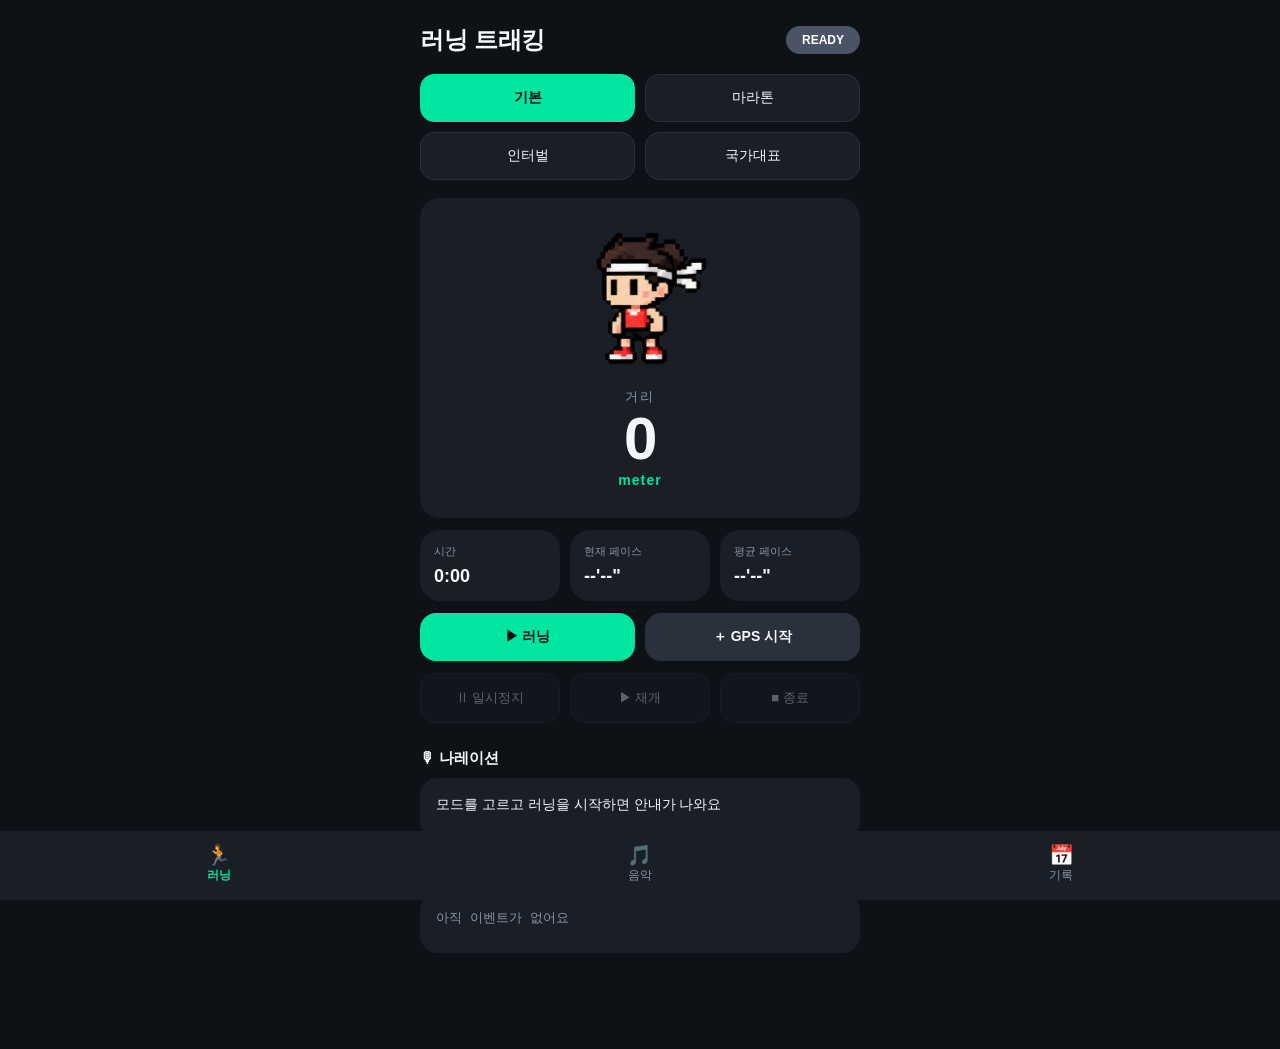
<file: web/index.html>
<!DOCTYPE html>
<html lang="ko">
<head>
  <meta charset="UTF-8" />
  <meta name="viewport" content="width=device-width, initial-scale=1.0, maximum-scale=1.0, user-scalable=no" />
  <meta name="theme-color" content="#0E1116" />
  <title>RunningApp</title>
  <link rel="icon" href="assets/image_start.png" />
  <link rel="stylesheet" href="styles.css" />
</head>
<body>
  <!-- ===================== 러닝 페이지 ===================== -->
  <div class="app page" id="page-running">
    <!-- 헤더 -->
    <header class="header">
      <h1 class="title">러닝 트래킹</h1>
      <span id="stateBadge" class="badge badge-ready">READY</span>
    </header>

    <!-- 모드 선택 -->
    <div id="modeGrid" class="mode-grid">
      <button class="chip" data-mode="BASIC">기본</button>
      <button class="chip" data-mode="MARATHON">마라톤</button>
      <button class="chip" data-mode="INTERVAL">인터벌</button>
      <button class="chip" data-mode="NATIONAL_TEAM">국가대표</button>
    </div>

    <!-- 히어로 카드 -->
    <section class="hero">
      <img id="runnerImg" class="runner" alt="runner" />
      <div class="hero-label">거리</div>
      <div id="distanceValue" class="hero-value">0</div>
      <div class="hero-unit">meter</div>
    </section>

    <!-- 주요 지표 -->
    <div class="stats">
      <div class="stat"><div class="stat-label">시간</div><div id="timeValue" class="stat-value">--</div></div>
      <div class="stat"><div class="stat-label">현재 페이스</div><div id="curPaceValue" class="stat-value">--</div></div>
      <div class="stat"><div class="stat-label">평균 페이스</div><div id="avgPaceValue" class="stat-value">--</div></div>
    </div>

    <!-- 컨트롤 -->
    <div class="btn-row">
      <button id="startFakeBtn" class="btn btn-accent">▶  러닝</button>
      <button id="startGpsBtn" class="btn btn-surface">＋  GPS 시작</button>
    </div>
    <div class="btn-row">
      <button id="pauseBtn" class="btn btn-outline">Ⅱ 일시정지</button>
      <button id="resumeBtn" class="btn btn-outline">▶ 재개</button>
      <button id="finishBtn" class="btn btn-outline">■ 종료</button>
    </div>

    <!-- 나레이션 -->
    <h2 class="section-label">🎙 나레이션</h2>
    <div id="narration" class="card log">모드를 고르고 러닝을 시작하면 안내가 나와요</div>

    <!-- 이벤트 로그 -->
    <h2 class="section-label">이벤트 로그</h2>
    <div id="events" class="card log mono">아직 이벤트가 없어요</div>
  </div>

  <!-- ===================== 음악 페이지 ===================== -->
  <div class="app page hidden" id="page-music">
    <header class="header">
      <h1 class="title">음악</h1>
      <span id="musicBadge" class="badge badge-ready">IDLE</span>
    </header>

    <!-- 현재 곡 -->
    <section class="now-card">
      <div class="now-label">재생 중</div>
      <div id="nowTitle" class="now-title">재생 대기 중</div>
      <div id="nowArtist" class="now-artist">재생 버튼을 눌러 시작하세요</div>
      <div id="nowTags" class="now-tags"></div>
    </section>

    <!-- 재생 컨트롤 -->
    <div class="btn-row">
      <button id="mPlayBtn" class="btn btn-accent">▶  재생</button>
      <button id="mNextBtn" class="btn btn-surface">⏭  다음</button>
    </div>
    <div class="btn-row">
      <button id="mPauseBtn" class="btn btn-outline">Ⅱ 일시정지</button>
      <button id="mModeBtn" class="btn btn-outline">🔀 순차</button>
    </div>

    <!-- 상황별 음악 -->
    <h2 class="section-label">상황별 음악</h2>
    <div id="ruleLabel" class="sub-label">규칙: default</div>
    <div class="btn-row">
      <button class="btn btn-outline rule-btn" data-tag="HIGH_ENERGY" data-rule="high-energy">🔥 하이에너지</button>
      <button class="btn btn-outline rule-btn" data-tag="RECOVERY" data-rule="recovery">🌊 회복</button>
    </div>
    <div class="btn-row">
      <button class="btn btn-outline rule-btn" data-tag="LOVE" data-rule="love">💗 러브</button>
      <button class="btn btn-outline rule-btn" data-rule="default">↺ 기본</button>
    </div>

    <!-- 플레이리스트 -->
    <h2 class="section-label">플레이리스트</h2>
    <div id="playlist"></div>

    <!-- YouTube 오디오 재생용 (숨김) -->
    <div id="ytPlayer" class="yt-hidden"></div>
  </div>

  <!-- ===================== 기록 페이지 ===================== -->
  <div class="app page hidden" id="page-history">
    <header class="header">
      <h1 class="title">러닝 기록</h1>
      <button id="sampleBtn" class="badge-outline">샘플</button>
    </header>

    <!-- 범례 -->
    <div class="legend">
      <span class="legend-text">적게</span>
      <span class="swatch lvl1"></span>
      <span class="swatch lvl2"></span>
      <span class="swatch lvl3"></span>
      <span class="legend-text">많이</span>
    </div>

    <!-- 월 이동 -->
    <div class="month-nav">
      <button id="prevMonth" class="nav-btn">‹</button>
      <div id="monthLabel" class="month-label"></div>
      <button id="nextMonth" class="nav-btn">›</button>
    </div>

    <!-- 요일 헤더 -->
    <div class="weekday-row">
      <span class="wd sun">일</span><span class="wd">월</span><span class="wd">화</span>
      <span class="wd">수</span><span class="wd">목</span><span class="wd">금</span><span class="wd sat">토</span>
    </div>

    <!-- 날짜 그리드 -->
    <div id="calGrid" class="cal-grid"></div>

    <!-- 상세 -->
    <h2 id="detailTitle" class="section-label"></h2>
    <div id="detail"></div>
  </div>

  <!-- ===================== 하단 네비게이션 ===================== -->
  <nav class="bottom-nav">
    <button class="nav-tab active" data-page="running"><span class="nav-icon">🏃</span><span>러닝</span></button>
    <button class="nav-tab" data-page="music"><span class="nav-icon">🎵</span><span>음악</span></button>
    <button class="nav-tab" data-page="history"><span class="nav-icon">📅</span><span>기록</span></button>
  </nav>

  <!-- 요약 리포트 모달 -->
  <div id="summaryBackdrop" class="backdrop hidden">
    <div class="modal">
      <img class="finish-img" src="assets/image_finish.png" alt="finish" />
      <pre id="summaryText" class="summary"></pre>
      <button id="summaryCloseBtn" class="btn btn-accent">확인</button>
    </div>
  </div>

  <script src="app.js"></script>
</body>
</html>
</file>
<file: web/styles.css>
/* 앱과 동일한 다크 테마 팔레트 (UiKit.kt Palette 기준) */
:root {
  --bg: #0E1116;
  --surface: #1A1F27;
  --surface2: #2A313C;
  --accent: #00E5A0;
  --accent-dim: #123A2E;
  --text-main: #F5F7FA;
  --text-sub: #8A94A6;
  --state-ready: #4A5464;
  --state-running: #00B37E;
  --state-paused: #E0A400;
  --state-finished: #3B82F6;
}

* { box-sizing: border-box; -webkit-tap-highlight-color: transparent; }

body {
  margin: 0;
  background: var(--bg);
  color: var(--text-main);
  font-family: -apple-system, BlinkMacSystemFont, "Segoe UI", Roboto, "Noto Sans KR", sans-serif;
}

.app {
  max-width: 480px;
  margin: 0 auto;
  padding: 24px 20px 96px; /* 하단 네비 높이만큼 여백 */
}

.page.hidden { display: none; }

/* 헤더 */
.header {
  display: flex;
  align-items: center;
  justify-content: space-between;
}
.title {
  font-size: 24px;
  font-weight: 700;
  letter-spacing: -0.01em;
  margin: 0;
}
.badge {
  font-size: 12px;
  font-weight: 700;
  color: #fff;
  padding: 7px 16px;
  border-radius: 20px;
}
.badge-ready { background: var(--state-ready); }
.badge-running { background: var(--state-running); }
.badge-paused { background: var(--state-paused); }
.badge-finished { background: var(--state-finished); }

/* 모드 선택 */
.mode-grid {
  display: grid;
  grid-template-columns: 1fr 1fr;
  gap: 10px;
  margin-top: 18px;
}
.chip {
  padding: 14px 12px;
  font-size: 14px;
  color: var(--text-main);
  background: var(--surface);
  border: 1px solid var(--surface2);
  border-radius: 14px;
  cursor: pointer;
  transition: all .15s ease;
}
.chip.selected {
  background: var(--accent);
  color: var(--bg);
  font-weight: 700;
  border-color: var(--accent);
}
.chip:disabled { opacity: .4; cursor: not-allowed; }

/* 히어로 카드 */
.hero {
  margin-top: 18px;
  background: var(--surface);
  border-radius: 20px;
  padding: 30px 20px;
  text-align: center;
}
.runner {
  height: 140px;
  object-fit: contain;
  margin-bottom: 16px;
}
.hero-label { color: var(--text-sub); font-size: 13px; letter-spacing: 0.12em; }
.hero-value { font-size: 60px; font-weight: 700; letter-spacing: -0.02em; line-height: 1.1; }
.hero-unit { color: var(--accent); font-size: 14px; font-weight: 700; letter-spacing: 0.08em; }

/* 지표 */
.stats { display: grid; grid-template-columns: 1fr 1fr 1fr; gap: 10px; margin-top: 12px; }
.stat { background: var(--surface); border-radius: 20px; padding: 14px; }
.stat-label { color: var(--text-sub); font-size: 11px; }
.stat-value { font-size: 18px; font-weight: 700; margin-top: 7px; }

/* 버튼 */
.btn-row { display: flex; gap: 10px; margin-top: 12px; }
.btn {
  flex: 1;
  padding: 15px 8px;
  font-size: 14px;
  font-weight: 700;
  border: none;
  border-radius: 16px;
  cursor: pointer;
  color: #fff;
  transition: opacity .15s ease;
}
.btn-accent { background: var(--accent); color: var(--bg); }
.btn-surface { background: var(--surface2); color: var(--text-main); }
.btn-outline {
  background: var(--surface);
  color: var(--text-main);
  border: 1px solid var(--surface2);
  border-radius: 14px;
  font-size: 13px;
  font-weight: 400;
}
.btn:disabled { opacity: .35; cursor: not-allowed; }

/* 섹션/로그 */
.section-label { font-size: 15px; font-weight: 700; margin: 26px 0 10px; }
.card { background: var(--surface); border-radius: 18px; padding: 16px; }
.log {
  min-height: 60px;
  max-height: 200px;
  overflow-y: auto;
  font-size: 14px;
  line-height: 1.5;
  white-space: pre-wrap;
}
.log.mono { font-family: ui-monospace, SFMono-Regular, Menlo, monospace; font-size: 13px; color: var(--text-sub); }

/* 요약 모달 */
.backdrop {
  position: fixed;
  inset: 0;
  background: rgba(0,0,0,.6);
  display: flex;
  align-items: center;
  justify-content: center;
  padding: 24px;
  z-index: 10;
}
.backdrop.hidden { display: none; }
.modal {
  background: var(--surface);
  border-radius: 20px;
  padding: 24px;
  width: 100%;
  max-width: 360px;
  text-align: center;
}
.finish-img { height: 160px; object-fit: contain; margin-bottom: 16px; }
.summary {
  color: var(--text-main);
  font-family: ui-monospace, SFMono-Regular, Menlo, monospace;
  font-size: 15px;
  line-height: 1.6;
  text-align: left;
  margin: 0 0 16px;
  white-space: pre-wrap;
}

/* ===================== 하단 네비게이션 ===================== */
.bottom-nav {
  position: fixed;
  left: 0; right: 0; bottom: 0;
  display: flex;
  background: var(--surface);
  padding: 8px 8px calc(10px + env(safe-area-inset-bottom, 0px));
  z-index: 5;
}
.nav-tab {
  flex: 1;
  display: flex;
  flex-direction: column;
  align-items: center;
  gap: 2px;
  padding: 6px 0;
  background: none;
  border: none;
  color: var(--text-sub);
  font-size: 12px;
  cursor: pointer;
}
.nav-tab .nav-icon { font-size: 20px; line-height: 1; }
.nav-tab.active { color: var(--accent); font-weight: 700; }

/* ===================== 음악 페이지 ===================== */
.now-card {
  margin-top: 22px;
  background: var(--surface);
  border-radius: 20px;
  padding: 24px 20px;
}
.now-label { color: var(--text-sub); font-size: 13px; letter-spacing: 0.1em; }
.now-title { font-size: 26px; font-weight: 700; margin-top: 8px; }
.now-artist { color: var(--text-sub); font-size: 15px; }
.now-tags { color: var(--accent); font-size: 13px; font-weight: 700; margin-top: 10px; min-height: 16px; }

.sub-label { color: var(--text-sub); font-size: 12px; margin: 4px 0 10px; }
.rule-btn { padding: 12px 6px; }

/* 플레이리스트 항목 */
.track {
  display: flex;
  align-items: center;
  background: var(--surface);
  border-radius: 14px;
  padding: 14px 16px;
  margin-bottom: 8px;
}
.track.playing { background: var(--accent-dim, #123A2E); }
.track-info { flex: 1; }
.track-title { font-size: 15px; font-weight: 700; }
.track.playing .track-title { color: var(--accent); }
.track-sub { color: var(--text-sub); font-size: 12px; margin-top: 2px; }
.track-play { color: var(--accent); font-size: 16px; }

/* ===================== 기록 페이지 ===================== */
.badge-outline {
  font-size: 12px;
  font-weight: 700;
  color: var(--text-main);
  background: transparent;
  border: 1px solid var(--surface2);
  padding: 7px 14px;
  border-radius: 20px;
  cursor: pointer;
}
.legend { display: flex; align-items: center; gap: 4px; margin-top: 16px; }
.legend-text { color: var(--text-sub); font-size: 11px; margin: 0 4px; }
.swatch { width: 24px; height: 14px; border-radius: 4px; }
.swatch.lvl1 { background: #1E4D3E; }
.swatch.lvl2 { background: #12A06E; }
.swatch.lvl3 { background: #00E5A0; }

.month-nav { display: flex; align-items: center; margin-top: 16px; }
.nav-btn {
  width: 48px; height: 40px;
  background: var(--surface);
  border: none;
  border-radius: 12px;
  color: var(--text-main);
  font-size: 22px;
  font-weight: 700;
  cursor: pointer;
}
.month-label { flex: 1; text-align: center; font-size: 18px; font-weight: 700; }

.weekday-row, .cal-grid { margin-top: 8px; }
.weekday-row { display: grid; grid-template-columns: repeat(7, 1fr); }
.wd { text-align: center; font-size: 12px; color: var(--text-sub); }
.wd.sun { color: #FF6B6B; }
.wd.sat { color: #5B9CFF; }

.cal-grid { display: grid; grid-template-columns: repeat(7, 1fr); gap: 4px; }
.cell {
  height: 48px;
  border-radius: 12px;
  background: var(--surface);
  display: flex;
  align-items: center;
  justify-content: center;
  font-size: 15px;
  cursor: pointer;
}
.cell.empty { background: transparent; cursor: default; }
.cell.lvl1 { background: #1E4D3E; }
.cell.lvl2 { background: #12A06E; }
.cell.lvl3 { background: #00E5A0; color: var(--bg); font-weight: 700; }
.cell.selected { outline: 2px solid var(--accent); outline-offset: -2px; }

.entry-card {
  background: var(--surface);
  border-radius: 16px;
  padding: 16px;
  margin-bottom: 10px;
  font-size: 14px;
  line-height: 1.6;
  white-space: pre-line;
}

/* YouTube 오디오 재생 플레이어 — 화면 밖으로 숨김(오디오만 사용) */
.yt-hidden {
  position: fixed;
  width: 1px;
  height: 1px;
  left: -9999px;
  top: -9999px;
  opacity: 0;
  pointer-events: none;
}
</file>
